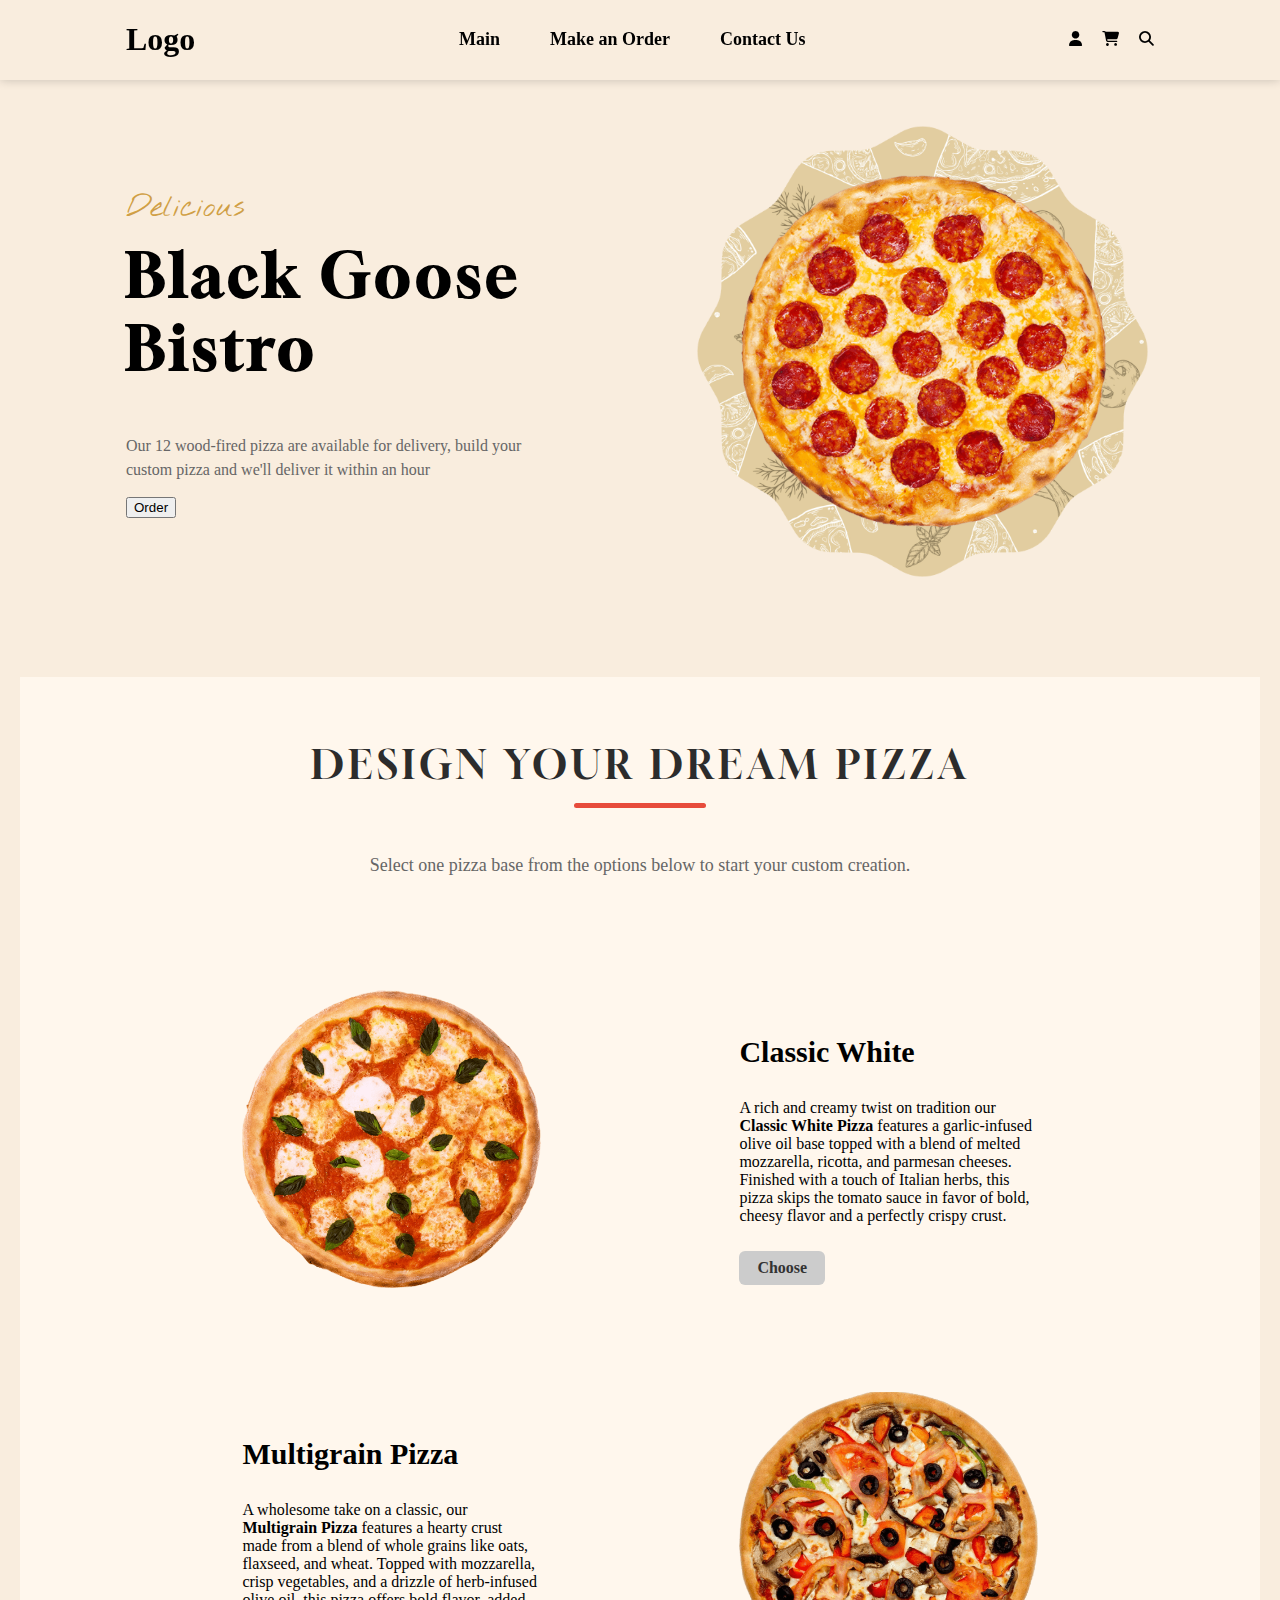
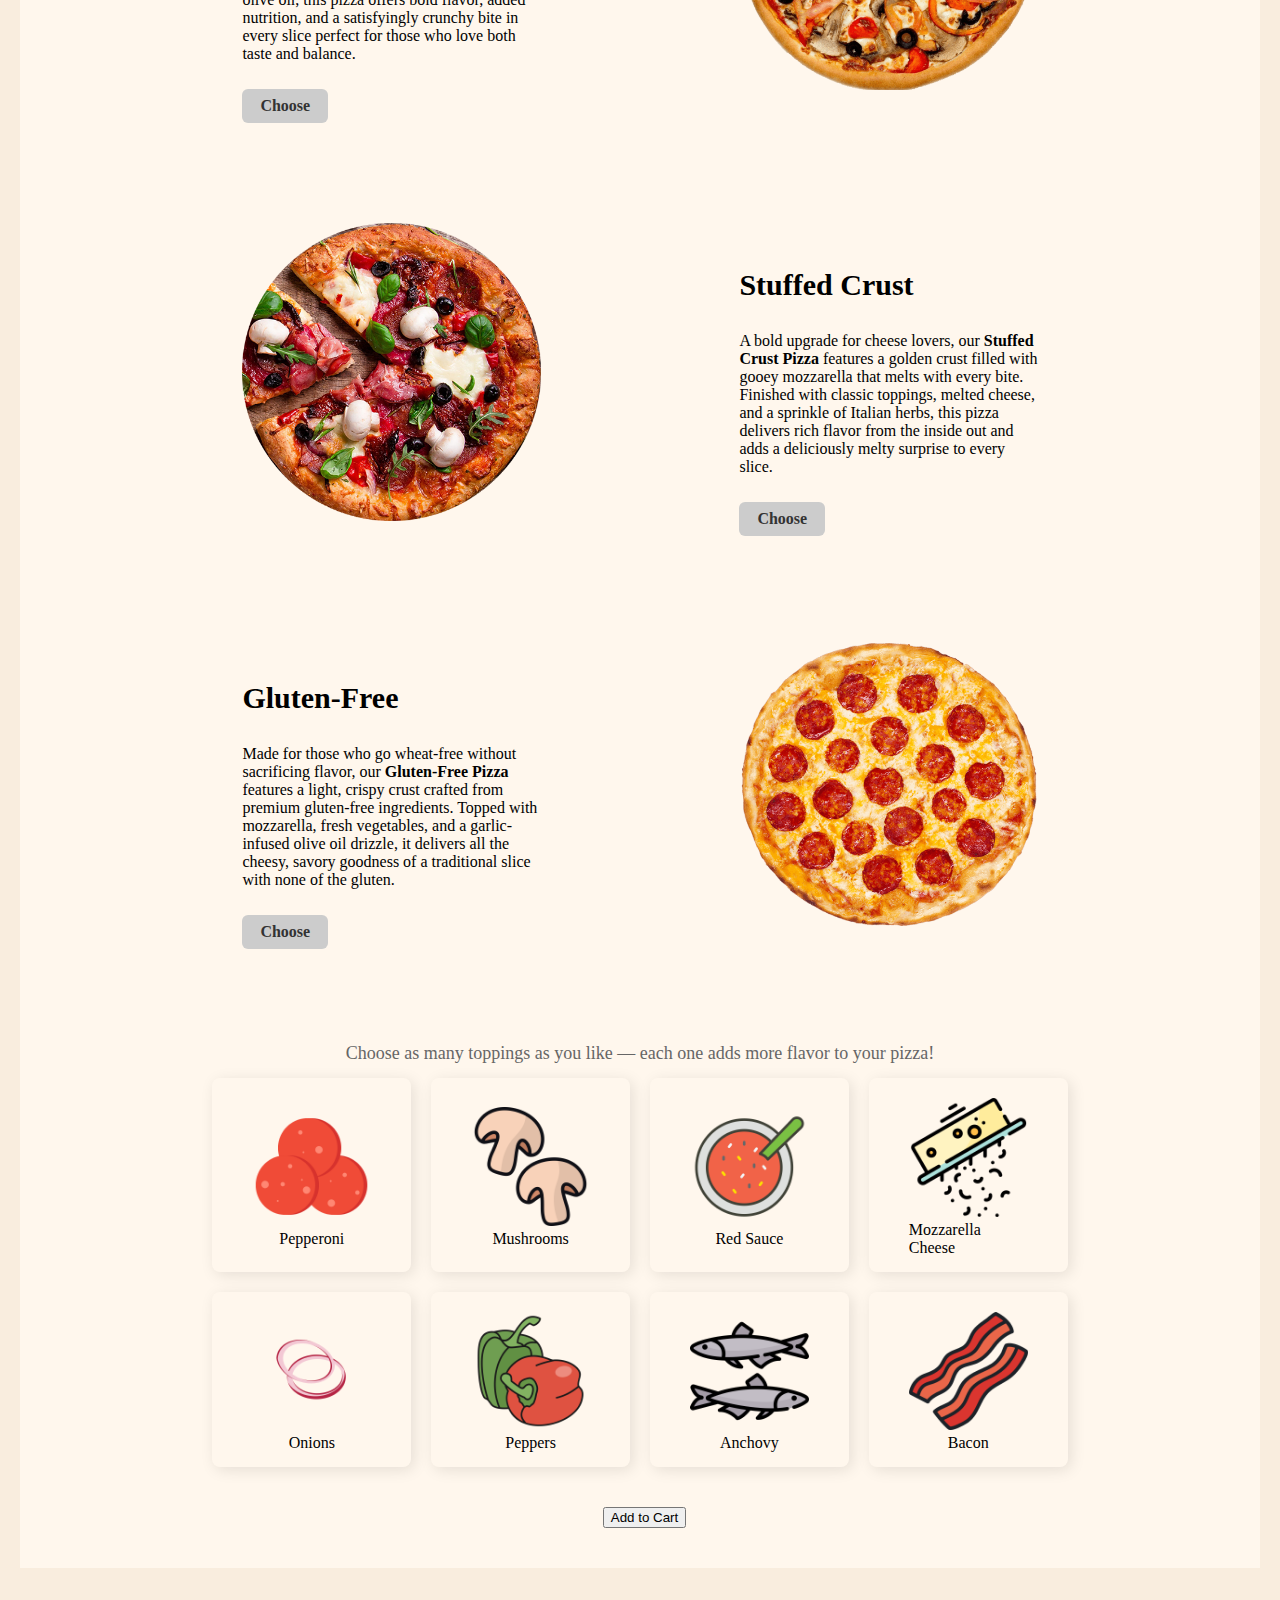
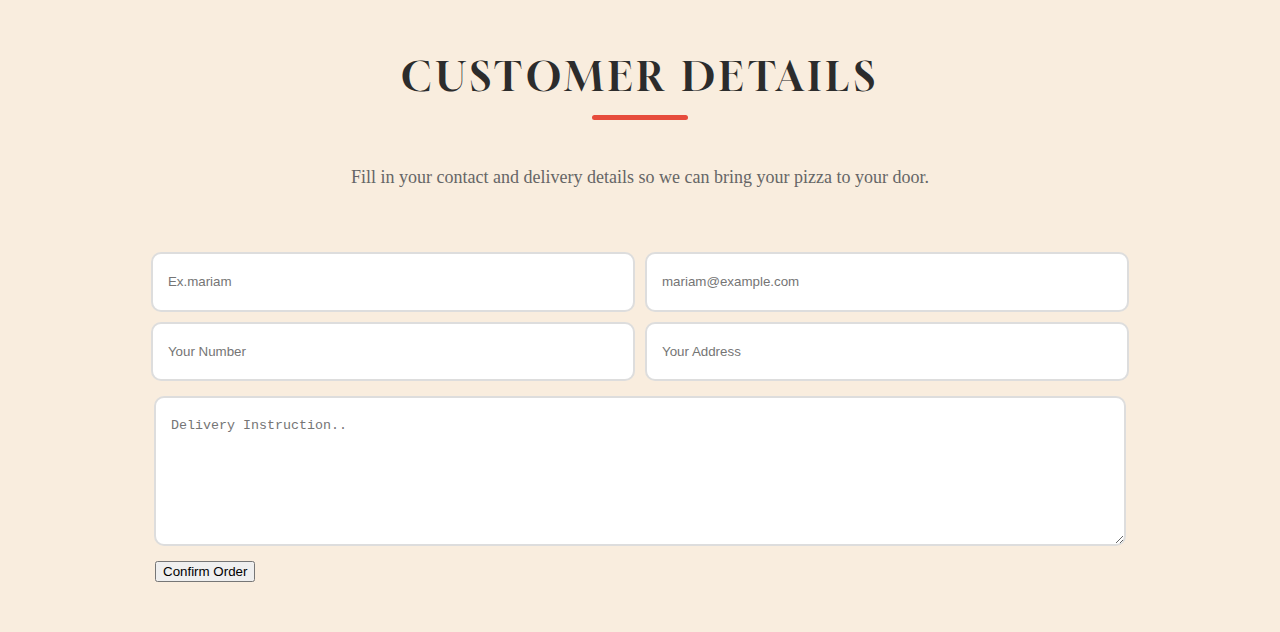
<file: index.html>
<!DOCTYPE html>
<html lang="en">
  <head>
     <link rel="shourtcut icon" type="x-icon" href="./imgs/pizza icon.png">
    <meta charset="UTF-8" />
    <meta name="viewport" content="width=device-width, initial-scale=1.0" />
    <meta name="author" content="Mariam Kilany" />
    <meta
      name="description"
      content="Order your custom pizza from Black Goose Bistro. Choose crust and toppings with your own delivery instructions."
    />
    <meta
      name="keywords"
      content="pizza, crust , order form, restaurant, custom pizza, Black Goose Bistro"
    />

    <title>Pizza Custom Form</title>
   
    <!-- * font Awesome styleSheet -->
    <link rel="stylesheet" href="./CSS/all.min.css" />

    <!-- * google fonts -->
    <link rel="preconnect" href="https://fonts.googleapis.com" />
    <link rel="preconnect" href="https://fonts.gstatic.com" crossorigin />
    <link
      href="https://fonts.googleapis.com/css2?family=Gloock&display=swap"
      rel="stylesheet"
    />
    <link rel="preconnect" href="https://fonts.googleapis.com" />
    <link rel="preconnect" href="https://fonts.gstatic.com" crossorigin />
    <link
      href="https://fonts.googleapis.com/css2?family=Gloock&family=Nothing+You+Could+Do&display=swap"
      rel="stylesheet"
    />

     <!-- * Main styleSheet -->
    <link rel="stylesheet" href="./CSS/style.css" />
  </head>
  <body>
    <!-- & ---------- nav bar -------->

    <nav>
      <div class="container">
        <div class="nav-content">
          <div class="logo">
            <h1>Logo</h1>
          </div>
          <div class="nav-links">
            <ul>
              <li>
                <a href="#home" aria-label="Go to Home Section"
                  ><span>Main</span></a
                >
              </li>
              <li>
                <a href="#order" aria-label="Go to Order Section"
                  ><span>Make an Order</span></a
                >
              </li>
              <li>
                <a href="#" aria-label="Go to Contact Section"
                  ><span>Contact Us</span></a
                >
              </li>
            </ul>
          </div>
          <div class="nav-icons">
            <ul>
              <li>
                <a href="#" aria-label="User Profile">
                  <i class="fa-solid fa-user"></i>
                </a>
              </li>
              <li>
                <a href="#" aria-label="Shopping Cart">
                  <i class="fa-solid fa-cart-shopping"></i>
                </a>
              </li>
              <li>
                <a href="#" aria-label="Search">
                  <i class="fa-solid fa-magnifying-glass"></i>
                </a>
              </li>
            </ul>
          </div>
        </div>
      </div>
    </nav>
     
     <!-- & ---------- header section -------->

    <header id="home">
      <div class="container">
        <div class="header-content">
          <div class="header-txt">
            <span>Delicious</span>
            <h2>Black Goose <br />Bistro</h2>
            <p>
              Our 12 wood-fired pizza are available for delivery, build your
              custom pizza and we'll deliver it within an hour
            </p>
            <button type="button">Order</button>
          </div>
          <div class="header-img">
            <picture class="back-img">
              <img src="./imgs/h4-start-piz.png" alt="" />
            </picture>
            <picture class="front-img">
              <img src="./imgs/h4-pizza-3.png" alt="" />
            </picture>
          </div>
        </div>
      </div>
    </header>

     <!-- & ---------- Customize order form -------->

    <form >
      <div class="order" id="order" aria-labelledby="custom-pizza-title">
        <div class="container">
          <div class="title">
            <h2 id="custom-pizza-title">Design Your Dream Pizza</h2>
            <p class="section-description">
              Select one pizza base from the options below to start your custom
              creation.
            </p>
          </div>

           <!-- & ---------- crust section -------->

          <div class="card">
            <div class="card-img">
              <picture
                ><img src="./imgs/pizza1.png" alt="Classic White Pizza"
              /></picture>
            </div>
            <div class="card-txt">
              <h3>Classic White</h3>
              <p>
                A rich and creamy twist on tradition our
                <b>Classic White Pizza</b> features a garlic-infused olive oil
                base topped with a blend of melted mozzarella, ricotta, and
                parmesan cheeses. Finished with a touch of Italian herbs, this
                pizza skips the tomato sauce in favor of bold, cheesy flavor and
                a perfectly crispy crust.
              </p>

              <input
                type="radio"
                name="pizza"
                id="pizza1"
                hidden
                aria-label="Classic White Pizza"
              />
              <label for="pizza1" class="choose-btn">Choose</label>
            </div>
          </div>

          <div class="card">
            <div class="card-txt">
              <h3>Multigrain Pizza</h3>
              <p>
                A wholesome take on a classic, our
                <b>Multigrain Pizza</b> features a hearty crust made from a
                blend of whole grains like oats, flaxseed, and wheat. Topped
                with mozzarella, crisp vegetables, and a drizzle of herb-infused
                olive oil, this pizza offers bold flavor, added nutrition, and a
                satisfyingly crunchy bite in every slice perfect for those who
                love both taste and balance.
              </p>

              <input
                type="radio"
                name="pizza"
                id="pizza2"
                hidden
                aria-label="Multigrain Pizza"
              />
              <label for="pizza2" class="choose-btn">Choose</label>
            </div>
            <div class="card-img">
              <picture
                ><img src="./imgs/pizza2.png" alt="Multigrain Pizza"
              /></picture>
            </div>
          </div>

          <div class="card">
            <div class="card-img">
              <picture
                ><img src="./imgs/pizza3.png" alt="Stuffed Crust Pizza"
              /></picture>
            </div>
            <div class="card-txt">
              <h3>Stuffed Crust</h3>
              <p>
                A bold upgrade for cheese lovers, our
                <b>Stuffed Crust Pizza</b> features a golden crust filled with
                gooey mozzarella that melts with every bite. Finished with
                classic toppings, melted cheese, and a sprinkle of Italian
                herbs, this pizza delivers rich flavor from the inside out and
                adds a deliciously melty surprise to every slice.
              </p>

              <input
                type="radio"
                name="pizza"
                id="pizza3"
                hidden
                aria-label="Stuffed Crust Pizza"
              />
              <label for="pizza3" class="choose-btn">Choose</label>
            </div>
          </div>

          <div class="card">
            <div class="card-txt">
              <h3>Gluten-Free</h3>
              <p>
                Made for those who go wheat-free without sacrificing flavor, our
                <b> Gluten-Free Pizza</b> features a light, crispy crust crafted
                from premium gluten-free ingredients. Topped with mozzarella,
                fresh vegetables, and a garlic-infused olive oil drizzle, it
                delivers all the cheesy, savory goodness of a traditional slice
                with none of the gluten.
              </p>

              <input
                type="radio"
                name="pizza"
                id="pizza4"
                hidden
                aria-label="Gluten-Free Pizza"
              />
              <label for="pizza4" class="choose-btn">Choose</label>
            </div>
            <div class="card-img">
              <picture
                ><img src="./imgs/h4-pizza-3.png" alt="Gluten-Free Pizza"
              /></picture>
            </div>
          </div>
        </div>

         <!-- & ---------- topping section -------->

        <div class="toppings">
          <div class="container">
            <p class="section-description">
              Choose as many toppings as you like — each one adds more flavor to
              your pizza!
            </p>

            <div class="cards">
              <input
                type="checkbox"
                id="topping1"
                hidden
                aria-label="Pepperoni"
              />
              <label for="topping1" class="topping-card">
                <div class="topping-icon">
                  <img src="./imgs/pepperoni.png" alt="Pepperoni" />
                </div>
                <div class="topping-name">
                  <span>Pepperoni</span>
                </div>
              </label>

              <input
                type="checkbox"
                id="topping2"
                hidden
                aria-label="Mushrooms"
              />
              <label for="topping2" class="topping-card">
                <div class="topping-icon">
                  <img src="./imgs/mushrooms.png" alt="Mushrooms" />
                </div>
                <div class="topping-name">
                  <span>Mushrooms</span>
                </div>
              </label>

              <input
                type="checkbox"
                id="topping3"
                hidden
                aria-label="tomato-sauce"
              />
              <label for="topping3" class="topping-card">
                <div class="topping-icon">
                  <img src="./imgs/tomato-sauce.png" alt="tomato-sauce" />
                </div>
                <div class="topping-name">
                  <span>Red Sauce</span>
                </div>
              </label>

              <input type="checkbox" id="topping4" hidden aria-label="cheese" />
              <label for="topping4" class="topping-card">
                <div class="topping-icon">
                  <img src="./imgs/cheese.png" alt="cheese" />
                </div>
                <div class="topping-name">
                  <span>Mozzarella Cheese</span>
                </div>
              </label>
              <input type="checkbox" id="topping5" hidden aria-label="onions" />
              <label for="topping5" class="topping-card">
                <div class="topping-icon">
                  <img src="./imgs/onions.png" alt="onions" />
                </div>
                <div class="topping-name">
                  <span>Onions</span>
                </div>
              </label>

              <input
                type="checkbox"
                id="topping6"
                hidden
                aria-label="peppers"
              />
              <label for="topping6" class="topping-card">
                <div class="topping-icon">
                  <img src="./imgs/peppers (1).png" alt="peppers" />
                </div>
                <div class="topping-name">
                  <span>Peppers</span>
                </div>
              </label>

              <input
                type="checkbox"
                id="topping7"
                hidden
                aria-label="anchovy"
              />
              <label for="topping7" class="topping-card">
                <div class="topping-icon">
                  <img src="./imgs/anchovy.png" alt="anchovy" />
                </div>
                <div class="topping-name">
                  <span>Anchovy</span>
                </div>
              </label>

              <input type="checkbox" id="topping8" hidden aria-label="bacon" />
              <label for="topping8" class="topping-card">
                <div class="topping-icon">
                  <img src="./imgs/bacon-strips_7471954.png" alt="bacon" />
                </div>
                <div class="topping-name">
                  <span>Bacon</span>
                </div>
              </label>
            </div>
            <div class="add-to-cart">
              <button type="submit">Add to Cart</button>
            </div>
          </div>
        </div>
      </div>
    </form>

     <!-- & ---------- Customer Information -------->

    <div class="user-info">
      <div class="container">
        <div class="title">
          <h2 id="customer-details-title">Customer Details</h2>
          <p class="section-description">
            Fill in your contact and delivery details so we can bring your pizza
            to your door.
          </p>
        </div>

        <form aria-labelledby="customer-details-title">
          <div class="inputs">
            <input
              type="text"
              name="name"
              id="name"
              placeholder="Ex.mariam"
              class="half-input"
              required
              autocomplete="off"
              aria-label="Full Name"
            />
            <input
              type="email"
              name="email"
              id="email"
              placeholder="mariam@example.com"
              required
              autocomplete="off"
              aria-label="Email Address"
            />
            <input
              type="tel"
              name="number"
              id="number"
              placeholder="Your Number"
              required
              autocomplete="off"
              aria-label="Phone Number"
            />
            <input
              type="text"
              name="address"
              id="address"
              placeholder="Your Address"
              required
              aria-label="Delivery Address"
            />
          </div>
          <textarea
            name="message"
            id="message"
            placeholder="Delivery Instruction.."
            rows="4"
            required
            aria-label="Delivery Instructions"
          ></textarea>
          <button type="submit">Confirm Order</button>
        </form>
      </div>
    </div>
  </body>
</html>
</file>
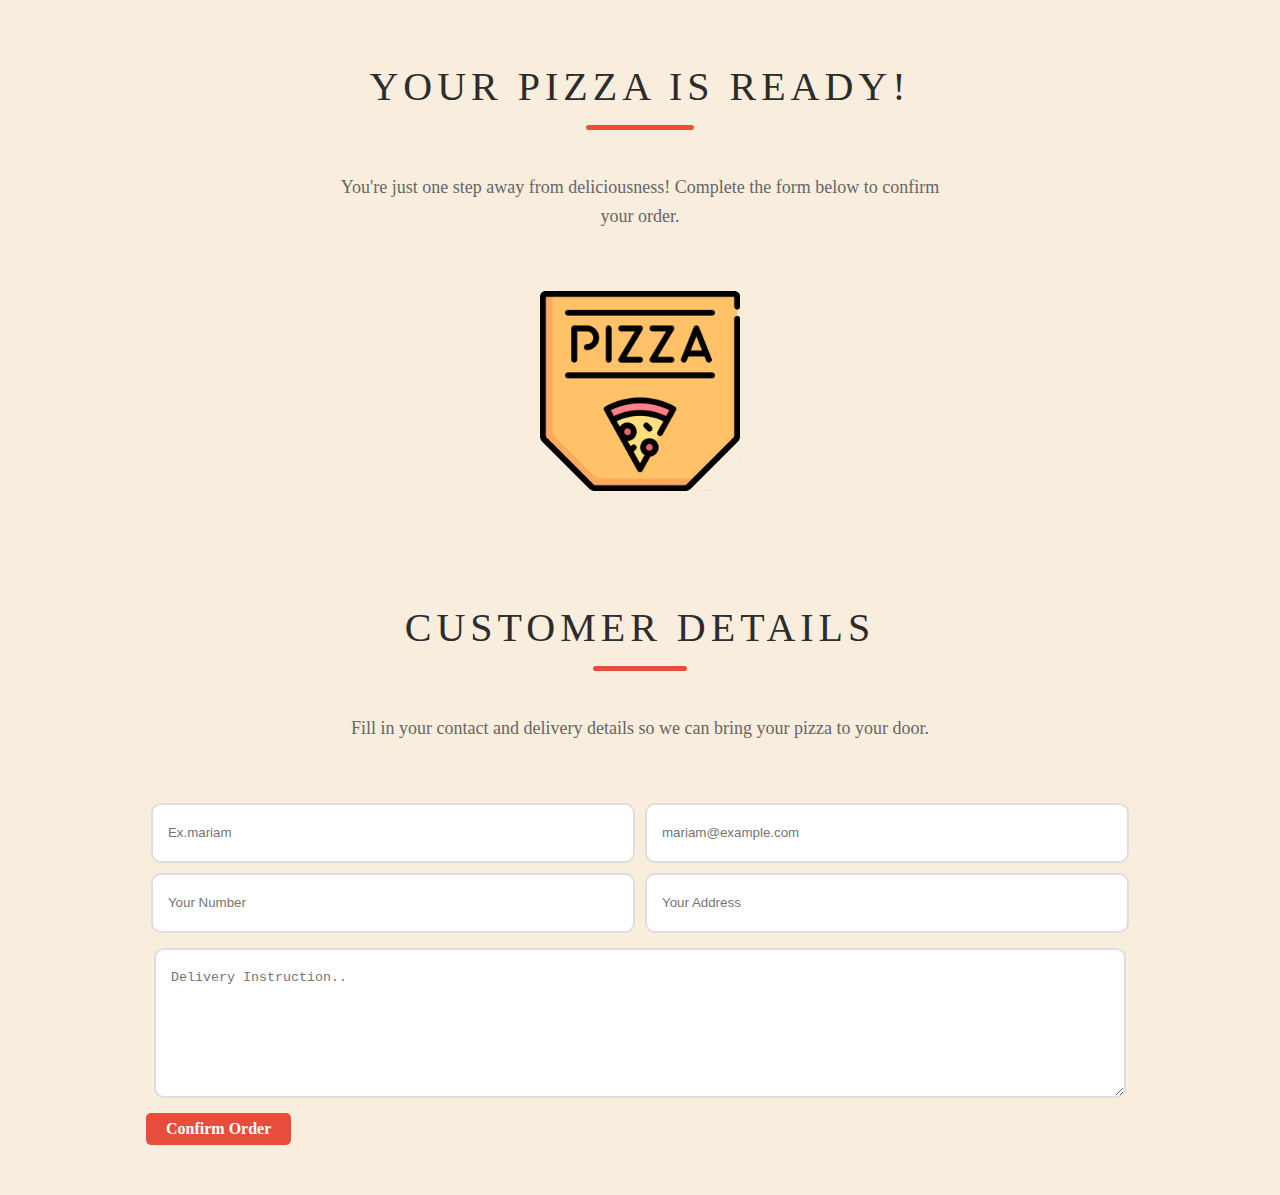
<file: html/confirm.html>
<!DOCTYPE html>
<html lang="en">
  <head>
     <link rel="shourtcut icon" type="x-icon" href="../imgs/pizza icon.png" />
    <meta charset="UTF-8" />
    <meta name="viewport" content="width=device-width, initial-scale=1.0" />
    <title>Confirm form</title>
    <link
      rel="stylesheet"
      href="https://cdnjs.cloudflare.com/ajax/libs/animate.css/4.1.1/animate.min.css"
    />
     <!-- * font Awesome styleSheet -->
    <link rel="stylesheet" href="../CSS/all.min.css" />

    <link rel="stylesheet" href="../CSS/style.css" />
  </head>
  <body>

    <div class="confirm-order">
      <div class="container">
        <div class="title">
          <h2>Your Pizza is Ready!</h2>

          <p class="section-description">
            You're just one step away from deliciousness! Complete the form
            below to confirm your order.
          </p>
        </div>

        <div class="box-container">
          <div class="box-container-img">
            <img
              src="../imgs/h4-pizza-3.png"
              width="180px"
              class="animate__animated animate__bounceInDown"
              alt=""
            />
          </div>
          <div class="pizza-box">
            <div class="front-box">
              <img src="../imgs/pizza-box.png" width="200px" alt="" />
            </div>
            <div class="base-box">
              <img src="../imgs/h4-pizza-3.png" alt="Pizza" />
            </div>
          </div>
        </div>
      </div>
    </div>

    <!-- & ---------- Customer Information -------->

    <div class="user-info">
      <div class="container">
        <div class="title">
          <h2 id="customer-details-title">Customer Details</h2>
          <p class="section-description">
            Fill in your contact and delivery details so we can bring your pizza
            to your door.
          </p>
        </div>

        <form aria-labelledby="customer-details-title">
          <div class="inputs">
            <input
              type="text"
              name="name"
              id="name"
              placeholder="Ex.mariam"
              class="half-input"
              autocomplete="off"
              aria-label="Full Name"
              required
            />
            <input
              type="email"
              name="email"
              id="email"
              placeholder="mariam@example.com"
              autocomplete="off"
              aria-label="Email Address"
              required
            />
            <input
              type="tel"
              name="number"
              id="number"
              placeholder="Your Number"
              autocomplete="off"
              aria-label="Phone Number"
              required
            />
            <input
              type="text"
              name="address"
              id="address"
              placeholder="Your Address"
              aria-label="Delivery Address"
              required
            />
          </div>
          <textarea
            name="message"
            id="message"
            placeholder="Delivery Instruction.."
            rows="4"
            aria-label="Delivery Instructions"
          ></textarea>
          <a href="" class="btn">Confirm Order</a>
        </form>
      </div>
    </div>
  </body>
</html>
</file>
<file: CSS/style.css>
:root {
  --primary-color: #e74c3c;
  --primary-hover: #cf3f30;
  --secondary-color: #d09f45;
  --bg-light: #f9edde;
  --bg-section: #fff7ed;
  --text-gray: #666666;
  --font-primary: "Gloock";
  --bg-dark: #121212;
  --dark-section: #1e1e1e;
  --dark-text-secondary: #bbbbbb;
  --transition-fast: 300ms;
  --transition-med: 700ms;
}

* {
  box-sizing: border-box;
}

body {
  margin: 0;
  background-color: var(--bg-light);
}
html {
  scroll-behavior: smooth;
  scroll-padding-top: 54px;
}
a {
  display: inline-block;
  text-decoration: none;
  color: black;
}

ul {
  list-style: none;
}
.container {
  width: 85%;
  margin: 0 auto;
  padding-inline: 30px;
}

/*^ -------------- nav bar -----------------*/

nav {
  position: fixed;
  top: 0;
  width: 100%;
  box-shadow: 0px 0px 10px 0px #0003;
  z-index: 99;
  left: 0;
  background-color: var(--bg-light);
}

.nav-links span {
  position: relative;
}

.nav-links span::before {
  content: " ";
  width: 0%;
  bottom: -2px;
  border-bottom: 3px solid var(--primary-color);
  position: absolute;
  transition: var(--transition-med);
}

.nav-content {
  display: flex;
  justify-content: space-between;
  align-items: center;
}

.nav-content ul {
  display: flex;
  gap: 50px;
  font-weight: bold;
  font-size: 18px;
}

.nav-icons ul {
  display: flex;
  gap: 20px;
  font-size: 15px;
}
.dark {
  margin-right: 4px;
}
.nav-icons label {
  cursor: pointer;
}
/*^ -------------- Target links -----------------*/

body:has(#home:target) .nav-links a[href="#home"] span::before,
body:has(#order:target) .nav-links a[href="#order"] span::before,
body:has(#contact:target) .nav-links a[href="#"] span::before,
body:has(#menu:target) .nav-links a[href="#menu"] span::before{
  width: 100%;
}
body:has(#home:target) .nav-links a[href="#home"] span,
body:has(#order:target) .nav-links a[href="#order"] span,
body:has(#contact:target) .nav-links a[href="#"] span,
body:has(#menu:target) .nav-links a[href="#menu"] span {
  color: #c93232;
}

/*^ -------------- Header content -----------------*/

.header-content {
  display: flex;
  flex-wrap: wrap;
  margin-top: 120px;
  align-items: center;
  justify-content: space-between;
}

.header-txt {
  width: 40%;
}

.header-txt span {
  font-family: "Nothing You Could Do", cursive;
  font-size: 30px;
  color: #d09f45;
}

.header-txt h2 {
  font-size: 60px;
  margin-top: 10px;
  font-family: var(--font-primary);
  letter-spacing: 5px;
}

.header-txt p {
  font-size: 16px;
  color: var(--text-gray);
  margin-block: 15px;
  line-height: 1.5;
}
.header-img {
  position: relative;
  width: 45%;
}
.back-img img {
  width: 100%;
}
.front-img img {
  width: 80%;
  position: absolute;
  top: 10%;
  left: 10%;
}

.choose-btn {
  display: inline-block;
  margin-top: 10px;
  padding: 8px 18px;
  border-radius: 6px;
  font-weight: bold;
  cursor: pointer;
  transition: var(--transition-fast);
}

/*^ -------------- Order Form Section -----------------*/

.order {
  margin-top: 40px;
  background-color: #fff7ed;
}

.title {
  display: flex;
  flex-direction: column;
  align-items: center;
  margin-top: 30px;
}

.title h2 {
  font-size: 40px;
  font-weight: 200;
  text-transform: uppercase;
  color: #2c2c2c;
  position: relative;
  letter-spacing: 5px;
  font-family: var(--font-primary);
}

.title h2::after {
  content: " ";
  width: 20%;
  bottom: -20px;
  border-bottom: 5px solid var(--primary-color);
  left: 40%;
  position: absolute;
  border-radius: 4px;
}

.section-description {
  text-align: center;
  font-size: 18px;
  color: var(--text-gray);
  max-width: 600px;
  margin: 30px auto 10px;
  line-height: 1.6;
}

.add-to-cart {
  text-align: center;
  margin-block: 40px;
}

/*^ -------------- crust section -----------------*/

.card {
  justify-content: space-around;
  display: flex;
  flex-wrap: wrap;
  margin-top: 100px;
}
.card-txt {
  width: 30%;
}
.card-img {
  width: 30%;
}
.card img {
  width: 100%;
}
.card-txt h3 {
  font-size: 30px;
  margin-top: 45px;
}

.choose-btn {
  background-color: #ccc;
  color: #333;
}

body:has(#pizza1:checked) label[for="pizza1"],
body:has(#pizza2:checked) label[for="pizza2"],
body:has(#pizza3:checked) label[for="pizza3"],
body:has(#pizza4:checked) label[for="pizza4"] {
  background-color: var(--primary-color);
  color: white;
  box-shadow: 0 0 6px rgba(231, 76, 60, 0.4);
}

/*^ -------------- toppings section -----------------*/

.toppings {
  margin-top: 90px;
}
.cards,
.timeline-cards {
  display: flex;
  flex-wrap: wrap;
  justify-content: center;
  gap: 20px;
}
.timeline-cards {
  margin-top: 60px;
}

.topping-card {
  width: 20%;
  border-radius: 0.5rem;
  box-shadow: 3px 3px 15px 0px rgba(0, 0, 0, 0.1);
  display: flex;
  flex-direction: column;
  align-items: center;
  justify-content: center;
  padding-inline: 40px;
  padding-top: 20px;
  padding-bottom: 15px;
  cursor: pointer;
}

.topping-icon img {
  width: 100%;
}

body:has(#topping1:checked) label[for="topping1"],
body:has(#topping2:checked) label[for="topping2"],
body:has(#topping3:checked) label[for="topping3"],
body:has(#topping4:checked) label[for="topping4"],
body:has(#topping5:checked) label[for="topping5"],
body:has(#topping6:checked) label[for="topping6"],
body:has(#topping7:checked) label[for="topping7"],
body:has(#topping8:checked) label[for="topping8"] {
  border-color: var(--primary-color);
  box-shadow: 0 0 12px rgba(231, 76, 60, 0.4);
  background-color: #f5d7d0;
}

/*^ -------------- Customer Form -----------------*/

form {
  display: flex;
  flex-wrap: wrap;
  align-items: center;
  margin: 30px 0;
  gap: 15px;
  padding: 20px;
}

.inputs {
  width: 100%;
  display: flex;
  flex-wrap: wrap;
  gap: 10px;
  justify-content: center;
}

.inputs input {
  width: 49%;
  border-radius: 10px;
}

input,
textarea {
  padding: 18px 15px;
  border: 2px solid #ddd;
  line-height: 1.5;
  color: #212529;
}

textarea {
  min-height: 150px;
  max-height: 300px;
  border-radius: 10px;
  width: 100%;
  margin-inline: 8px;
  resize: vertical;
}

form input:focus,
textarea:focus {
  outline: none;
  border: 1px solid var(--primary-color);
}

form button {
  margin-left: 9px;
}
/* ^ ----------- pizza box --------------- */
.box-container {
  display: flex;
  justify-content: center;
  padding: 50px 0;
}

.pizza-box {
  width: 200px;
  height: 200px;
  position: relative;
}

.front-box {
  position: absolute;
  top: 0;
  left: 0;
  transform-origin: top;
  transition: 800ms;
  cursor: pointer;
}

.base-box {
  height: 100%;
  background-image: url(../imgs/pizza-box2.png);
  background-size: cover;
  display: flex;
  align-items: center;
  justify-content: center;
  cursor: pointer;
}

.base-box img {
  width: 80%;
}
.pizza-box:hover .front-box {
  transform: rotateX(-120deg);
}

.box-container-img {
  display: flex;
  align-items: center;
  justify-content: center;
  position: absolute;
}

.animate__animated.animate__bounceInDown {
  --animate-duration: 2.1s;
}

/* ^--------------Counters section ----------------- */

.counters {
  background-image: url(../imgs/back2.png);
  background-size: cover;
  background-attachment: fixed;
}

.counts {
  display: flex;
  align-items: center;
  justify-content: center;
  gap: 60px;
  padding-block: 70px;
}
.count {
  color: #fff;
  font-size: 19px;
  padding: 20px;
  display: flex;
  flex-direction: column;
  align-items: center;
}
/* ^----------------- Menu section ------------------- */
.menu {
  padding-bottom: 60px;
}
.items {
  display: flex;
  gap: 15px;
  padding-inline: 40px;
  flex-wrap: wrap;
}
.item {
  width: 24%;
  display: flex;
  align-items: center;
  justify-content: center;
  flex-direction: column;
  padding-inline: 20px;
  cursor: pointer;
  padding-bottom: 10px;
}
.item-img {
  padding: 50px;
  padding-bottom: 20px;
}
.item-img img {
  width: 100%;
}
.item p {
  text-align: center;
  font-weight: 700;
}
.item span {
  font-weight: 900;
  font-size: 20px;
}
/* ^----------------footer ------------ */
.footer {
  background: #535353;
  padding: 50px 0;
  color: #f1f1f1;
  text-align: center;
}

.footer .icons i {
  margin: 0 10px;
  color: #f1f1f1;
  font-size: 17px;
}
.footer .icons i:hover,
.footer span {
  color: #ff305b;
}

/* ^ --------global btn styles ---------- */
.btn {
  padding-inline: 20px;
  padding-block: 7px;
  background-color: var(--primary-color);
  color: #fff;
  border: none;
  border-radius: 5px;
  font-weight: bold;
  transition: var(--transition-fast);
}
.btn:hover {
  background-color: var(--primary-hover);
}

/* ^--------------dark mode theme ------------- */

body:has(#mode:checked) .dark{
  display: none;
}

body:not(:has(#mode:checked)) .light{
  display: none;
}

body:has(#mode:checked){
  background-color:var(--bg-dark) ;
  color: #fff;
}

body:has(#mode:checked) h2{
  color: #fff;
}

body:has(#mode:checked) nav,
body:has(#mode:checked) .card,
body:has(#mode:checked) .item,
body:has(#mode:checked) .footer,
body:has(#mode:checked) .order {
  background-color: var(--dark-section);
}
body:has(#mode:checked) .topping-card{
  background-color:#272626 ;
}

body:has(#mode:checked) .section-description,
body:has(#mode:checked) .item p,
body:has(#mode:checked) .count span{
  color: var(--dark-text-secondary);
}
body:has(#mode:checked) a,
body:has(#mode:checked) .light{
  color: #ff305b;
}

body:has(#mode:checked) .btn,
body:has(#mode:checked) .choose-btn{
  color: #fff;
}
</file>
